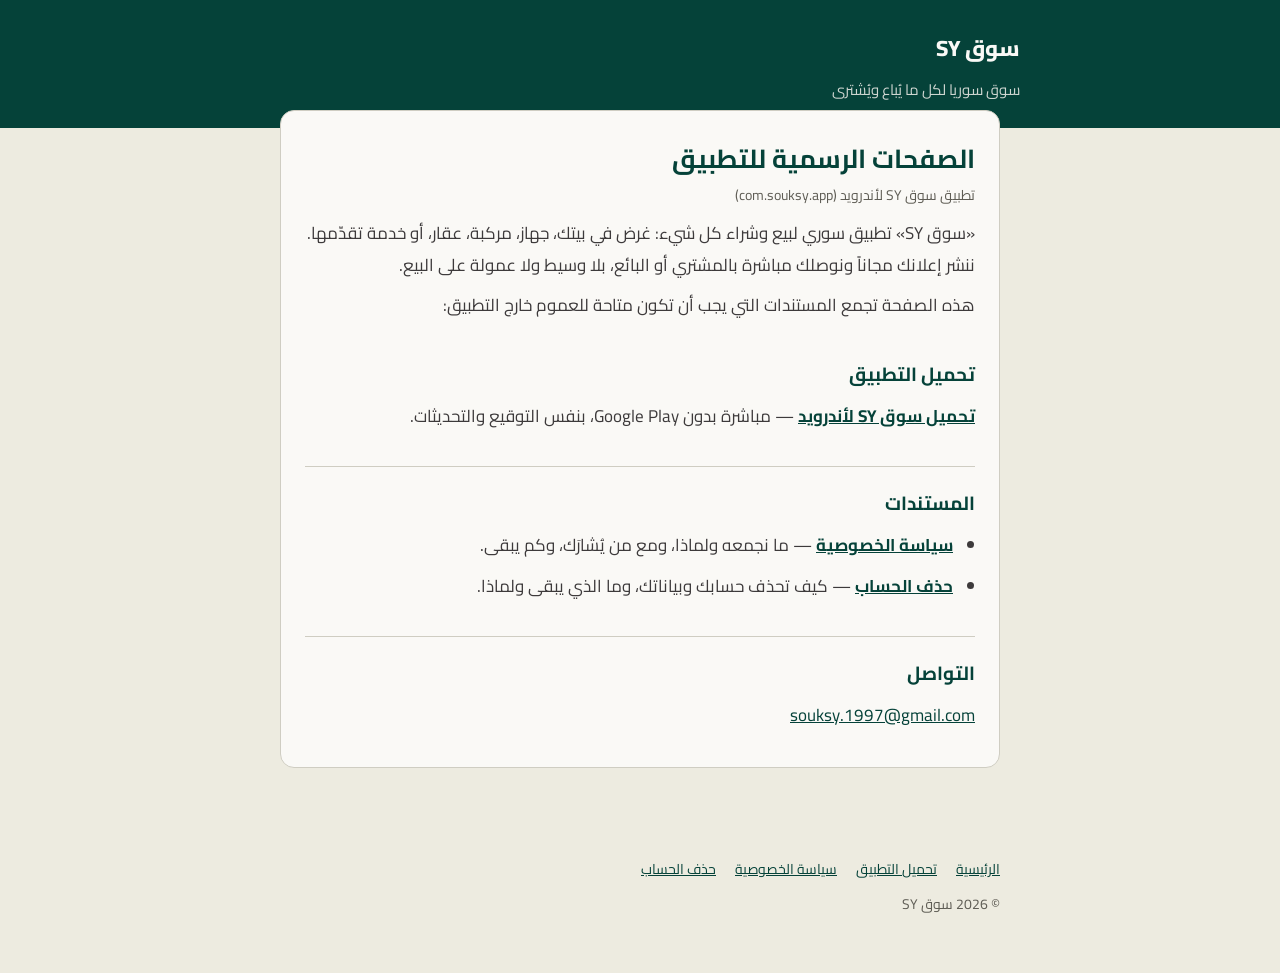
<file: index.html>
<!doctype html>
<html lang="ar" dir="rtl">
<head>
<meta charset="utf-8">
<meta name="viewport" content="width=device-width, initial-scale=1">
<title>سوق SY — الصفحات الرسمية</title>
<meta name="description" content="سوق SY: تطبيق سوري للإعلانات المبوّبة. سياسة الخصوصية، حذف الحساب، والتواصل.">
<link rel="preconnect" href="https://fonts.googleapis.com">
<link rel="preconnect" href="https://fonts.gstatic.com" crossorigin>
<link href="https://fonts.googleapis.com/css2?family=Cairo:wght@400;600;700;800&display=swap" rel="stylesheet">
<link rel="stylesheet" href="style.css">
</head>
<body>
<header class="top">
  <div class="inner">
    <a class="brand" href="index.html">سوق SY</a>
    <p>سوق سوريا لكل ما يُباع ويُشترى</p>
  </div>
</header>

<main>
<div class="card">

<h1>الصفحات الرسمية للتطبيق</h1>
<p class="meta">تطبيق سوق SY لأندرويد (<span class="ltr">com.souksy.app</span>)</p>

<p>«سوق SY» تطبيق سوري لبيع وشراء كل شيء: غرض في بيتك، جهاز، مركبة، عقار، أو خدمة تقدّمها. ننشر إعلانك مجاناً ونوصلك مباشرة بالمشتري أو البائع، بلا وسيط ولا عمولة على البيع.</p>

<p>هذه الصفحة تجمع المستندات التي يجب أن تكون متاحة للعموم خارج التطبيق:</p>

<h2>تحميل التطبيق</h2>
<p><a href="download.html"><strong>تحميل سوق SY لأندرويد</strong></a> — مباشرة بدون Google Play، بنفس التوقيع والتحديثات.</p>

<h2>المستندات</h2>
<ul>
  <li><a href="privacy.html"><strong>سياسة الخصوصية</strong></a> — ما نجمعه ولماذا، ومع من يُشارَك، وكم يبقى.</li>
  <li><a href="delete-account.html"><strong>حذف الحساب</strong></a> — كيف تحذف حسابك وبياناتك، وما الذي يبقى ولماذا.</li>
</ul>

<h2>التواصل</h2>
<p><a href="mailto:souksy.1997@gmail.com" class="ltr">souksy.1997@gmail.com</a></p>

</div>
</main>

<footer>
  <a href="index.html">الرئيسية</a>
  <a href="download.html">تحميل التطبيق</a>
  <a href="privacy.html">سياسة الخصوصية</a>
  <a href="delete-account.html">حذف الحساب</a>
  <p>© 2026 سوق SY</p>
</footer>
</body>
</html>
</file>
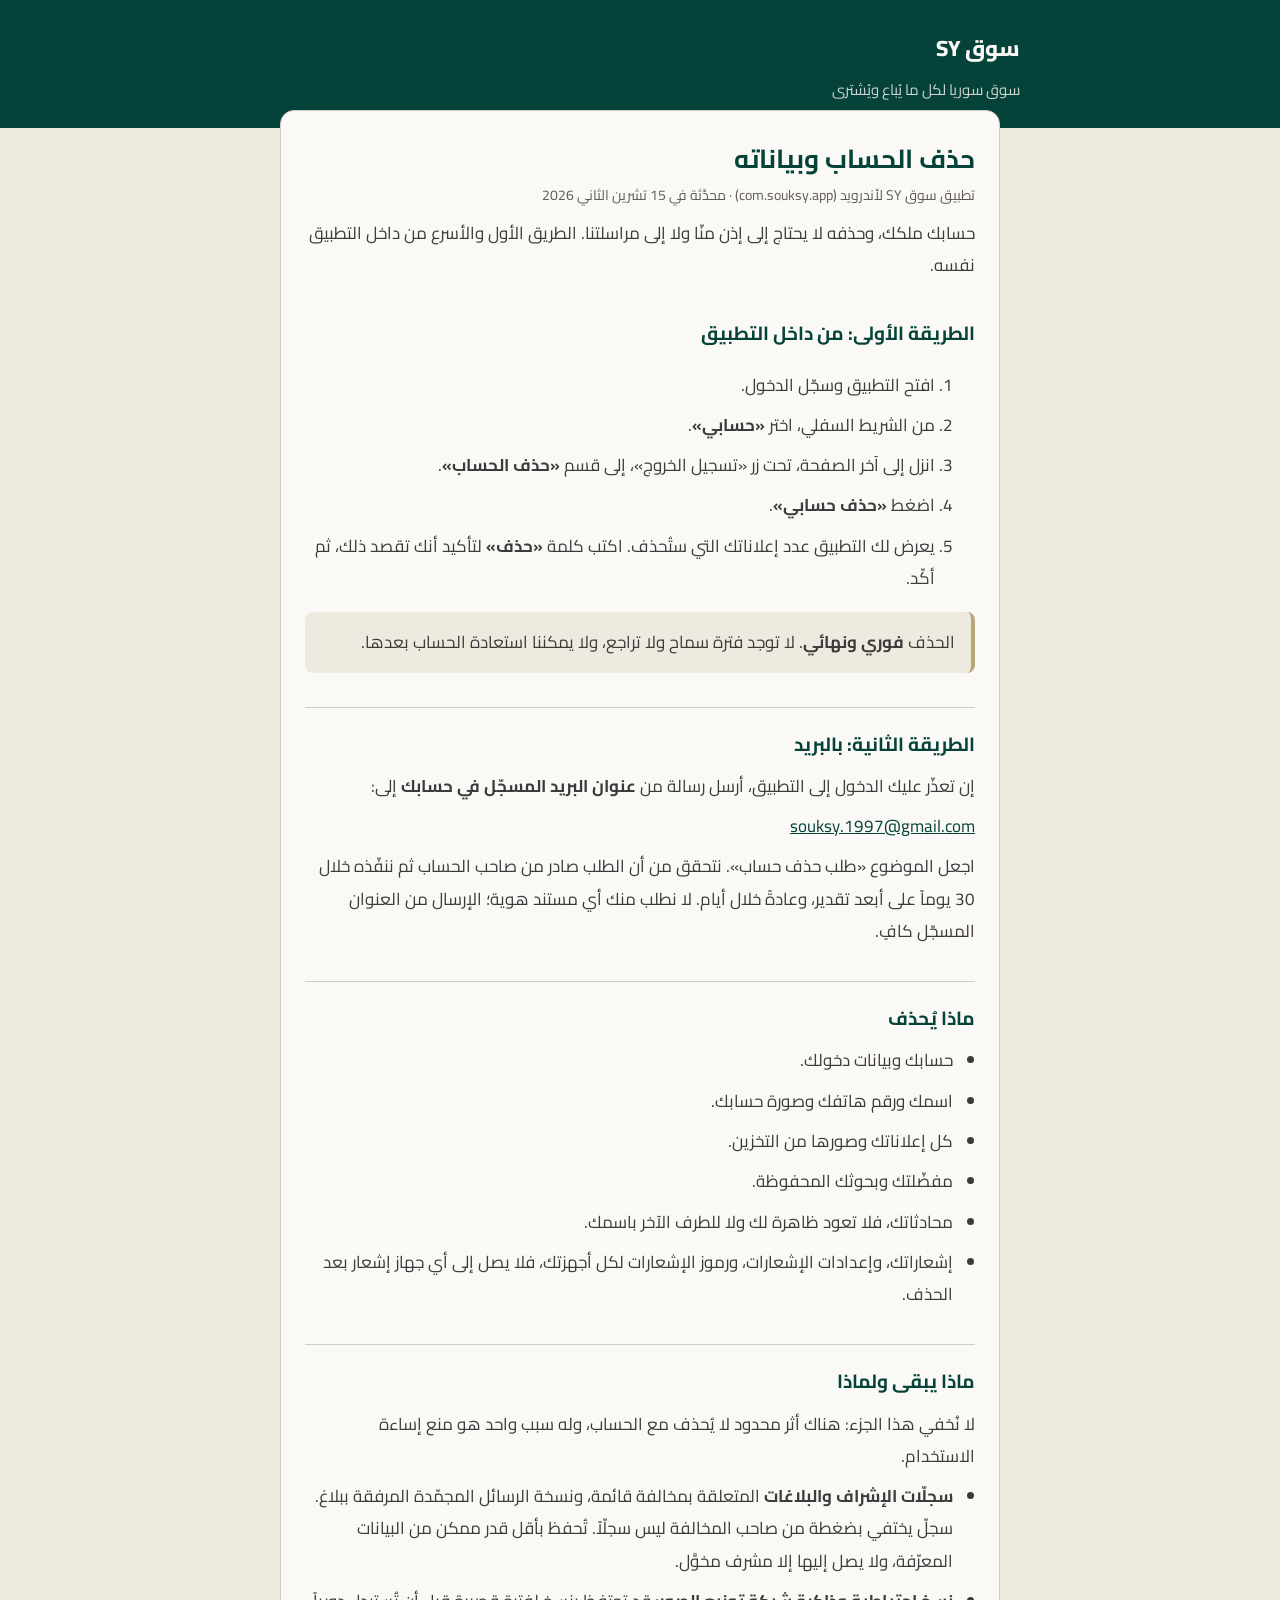
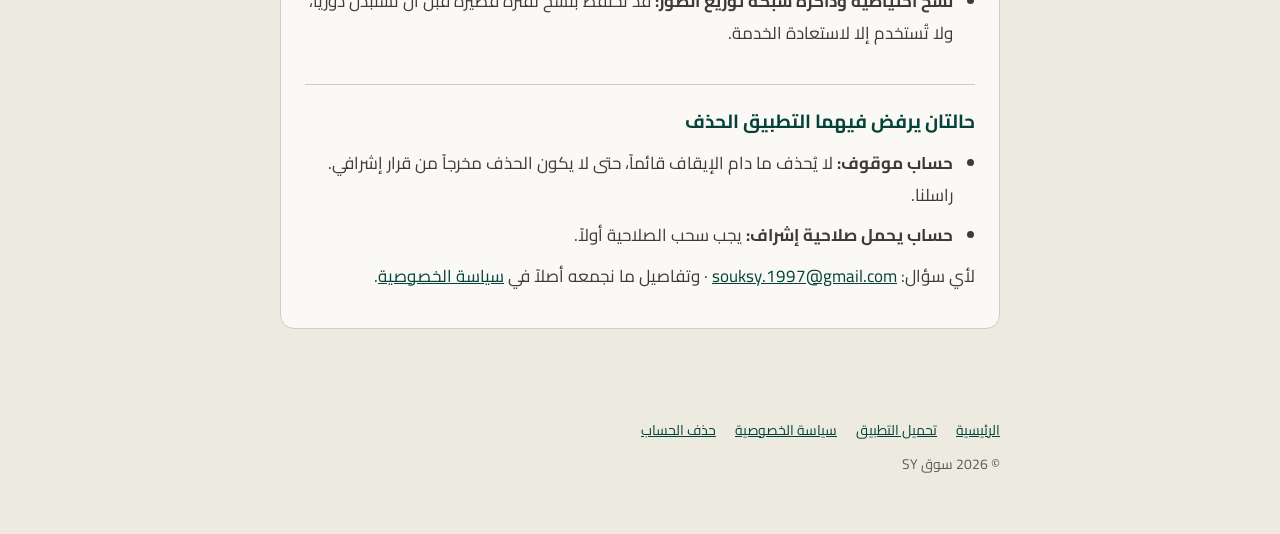
<file: delete-account.html>
<!doctype html>
<html lang="ar" dir="rtl">
<head>
<meta charset="utf-8">
<meta name="viewport" content="width=device-width, initial-scale=1">
<title>حذف الحساب — سوق SY</title>
<meta name="description" content="كيف تحذف حسابك في سوق SY وما الذي يُحذف وما الذي يبقى.">
<link rel="preconnect" href="https://fonts.googleapis.com">
<link rel="preconnect" href="https://fonts.gstatic.com" crossorigin>
<link href="https://fonts.googleapis.com/css2?family=Cairo:wght@400;600;700;800&display=swap" rel="stylesheet">
<link rel="stylesheet" href="style.css">
</head>
<body>
<header class="top">
  <div class="inner">
    <a class="brand" href="index.html">سوق SY</a>
    <p>سوق سوريا لكل ما يُباع ويُشترى</p>
  </div>
</header>

<main>
<div class="card">

<h1>حذف الحساب وبياناته</h1>
<p class="meta">تطبيق سوق SY لأندرويد (<span class="ltr">com.souksy.app</span>) · محدَّثة في 15 تشرين الثاني 2026</p>

<p>حسابك ملكك، وحذفه لا يحتاج إلى إذن منّا ولا إلى مراسلتنا. الطريق الأول والأسرع من داخل التطبيق نفسه.</p>

<h2>الطريقة الأولى: من داخل التطبيق</h2>
<ol>
  <li>افتح التطبيق وسجّل الدخول.</li>
  <li>من الشريط السفلي، اختر <strong>«حسابي»</strong>.</li>
  <li>انزل إلى آخر الصفحة، تحت زر «تسجيل الخروج»، إلى قسم <strong>«حذف الحساب»</strong>.</li>
  <li>اضغط <strong>«حذف حسابي»</strong>.</li>
  <li>يعرض لك التطبيق عدد إعلاناتك التي ستُحذف. اكتب كلمة <strong>«حذف»</strong> لتأكيد أنك تقصد ذلك، ثم أكّد.</li>
</ol>
<div class="note">الحذف <strong>فوري ونهائي</strong>. لا توجد فترة سماح ولا تراجع، ولا يمكننا استعادة الحساب بعدها.</div>

<h2>الطريقة الثانية: بالبريد</h2>
<p>إن تعذّر عليك الدخول إلى التطبيق، أرسل رسالة من <strong>عنوان البريد المسجّل في حسابك</strong> إلى:</p>
<p><a href="mailto:souksy.1997@gmail.com?subject=%D8%B7%D9%84%D8%A8%20%D8%AD%D8%B0%D9%81%20%D8%AD%D8%B3%D8%A7%D8%A8" class="ltr">souksy.1997@gmail.com</a></p>
<p>اجعل الموضوع «طلب حذف حساب». نتحقق من أن الطلب صادر من صاحب الحساب ثم ننفّذه خلال 30 يوماً على أبعد تقدير، وعادةً خلال أيام. لا نطلب منك أي مستند هوية؛ الإرسال من العنوان المسجّل كافٍ.</p>

<h2>ماذا يُحذف</h2>
<ul>
  <li>حسابك وبيانات دخولك.</li>
  <li>اسمك ورقم هاتفك وصورة حسابك.</li>
  <li>كل إعلاناتك وصورها من التخزين.</li>
  <li>مفضّلتك وبحوثك المحفوظة.</li>
  <li>محادثاتك، فلا تعود ظاهرة لك ولا للطرف الآخر باسمك.</li>
  <li>إشعاراتك، وإعدادات الإشعارات، ورموز الإشعارات لكل أجهزتك، فلا يصل إلى أي جهاز إشعار بعد الحذف.</li>
</ul>

<h2>ماذا يبقى ولماذا</h2>
<p>لا نُخفي هذا الجزء: هناك أثر محدود لا يُحذف مع الحساب، وله سبب واحد هو منع إساءة الاستخدام.</p>
<ul>
  <li><strong>سجلّات الإشراف والبلاغات</strong> المتعلقة بمخالفة قائمة، ونسخة الرسائل المجمّدة المرفقة ببلاغ. سجلّ يختفي بضغطة من صاحب المخالفة ليس سجلّاً. تُحفظ بأقل قدر ممكن من البيانات المعرّفة، ولا يصل إليها إلا مشرف مخوَّل.</li>
  <li><strong>نسخ احتياطية وذاكرة شبكة توزيع الصور:</strong> قد تحتفظ بنسخ لفترة قصيرة قبل أن تُستبدل دورياً، ولا تُستخدم إلا لاستعادة الخدمة.</li>
</ul>

<h2>حالتان يرفض فيهما التطبيق الحذف</h2>
<ul>
  <li><strong>حساب موقوف:</strong> لا يُحذف ما دام الإيقاف قائماً، حتى لا يكون الحذف مخرجاً من قرار إشرافي. راسلنا.</li>
  <li><strong>حساب يحمل صلاحية إشراف:</strong> يجب سحب الصلاحية أولاً.</li>
</ul>

<p>لأي سؤال: <a href="mailto:souksy.1997@gmail.com" class="ltr">souksy.1997@gmail.com</a> · وتفاصيل ما نجمعه أصلاً في <a href="privacy.html">سياسة الخصوصية</a>.</p>

</div>
</main>

<footer>
  <a href="index.html">الرئيسية</a>
  <a href="download.html">تحميل التطبيق</a>
  <a href="privacy.html">سياسة الخصوصية</a>
  <a href="delete-account.html">حذف الحساب</a>
  <p>© 2026 سوق SY</p>
</footer>
</body>
</html>
</file>
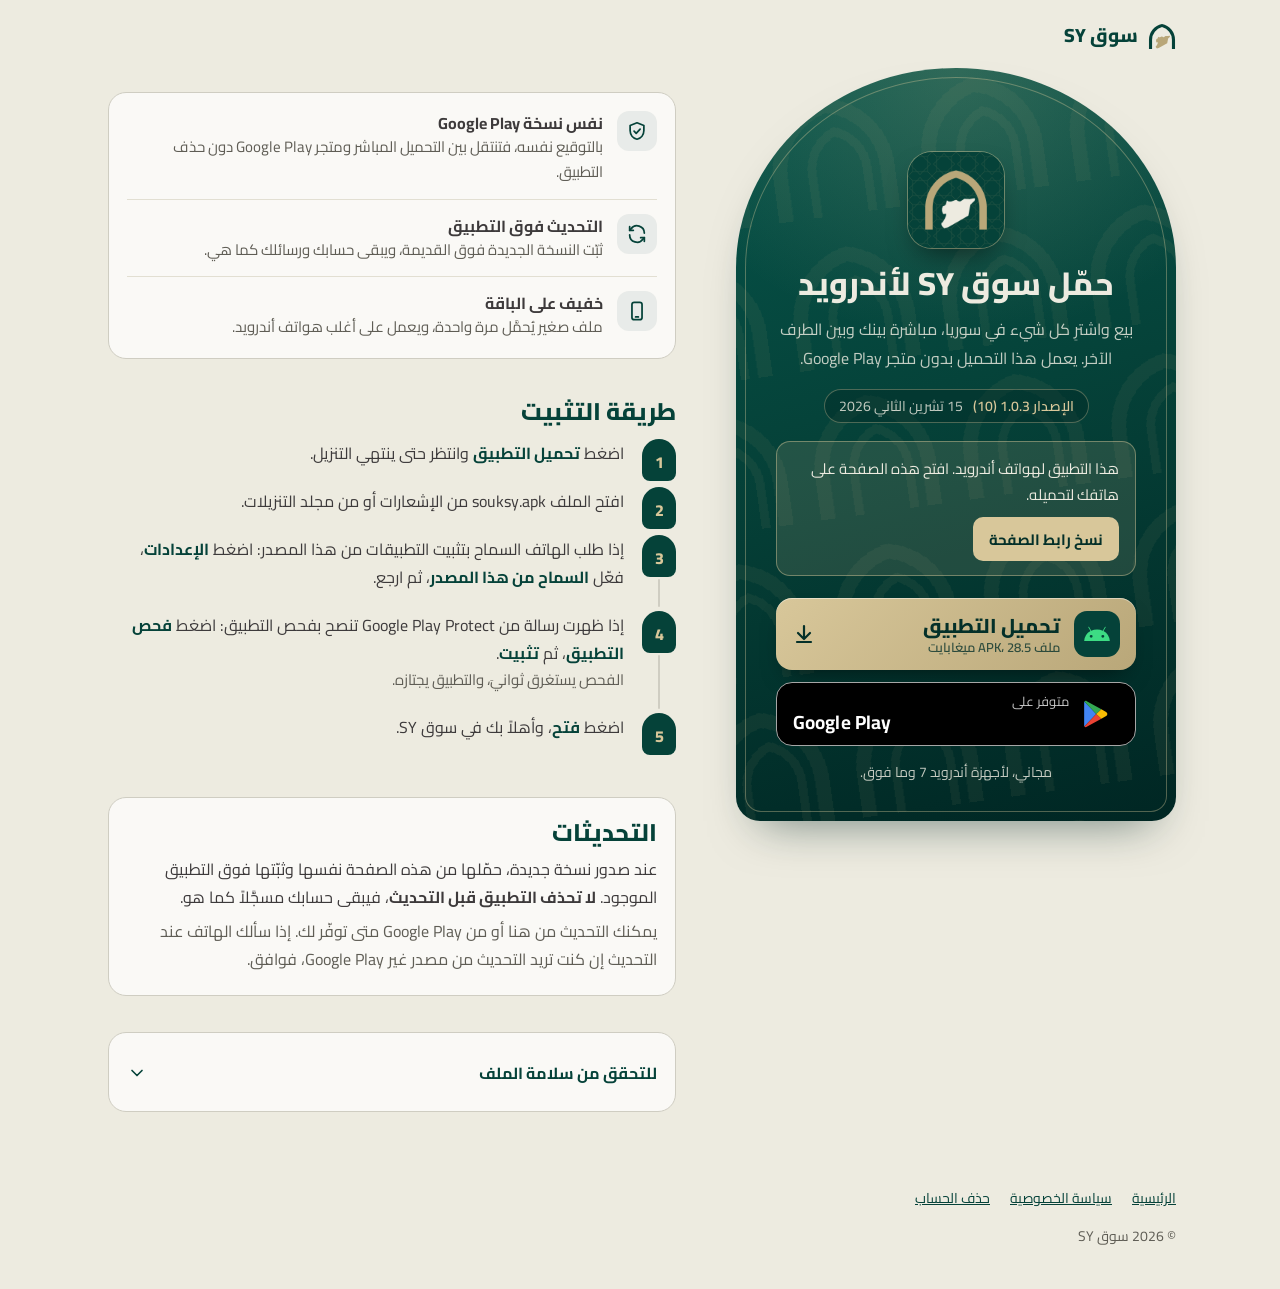
<file: download.html>
<!doctype html>
<html lang="ar" dir="rtl">
<head>
<meta charset="utf-8">
<meta name="viewport" content="width=device-width, initial-scale=1, viewport-fit=cover">
<title>سوق SY — تحميل التطبيق لأندرويد</title>
<meta name="description" content="حمّل تطبيق سوق SY لأندرويد مباشرة، بدون Google Play. نفس التطبيق ونفس التوقيع، والتحديثات تُثبَّت فوق النسخة الموجودة.">
<meta name="theme-color" content="#054239">
<meta property="og:type" content="website">
<meta property="og:title" content="تحميل تطبيق سوق SY لأندرويد">
<meta property="og:description" content="سوق سوريا لكل ما يُباع ويُشترى. تحميل مباشر بدون Google Play.">
<meta property="og:image" content="https://ahmad-diab-1997.github.io/SoukSy-Mobile-Legal/app-icon.png">
<meta property="og:url" content="https://ahmad-diab-1997.github.io/SoukSy-Mobile-Legal/download.html">
<link rel="icon" href="app-icon.png">
<link rel="preconnect" href="https://fonts.googleapis.com">
<link rel="preconnect" href="https://fonts.gstatic.com" crossorigin>
<link href="https://fonts.googleapis.com/css2?family=Cairo:wght@400;600;700;800&display=swap" rel="stylesheet">
<!--
  The link we share on WhatsApp, Telegram and Facebook for people in Syria who
  cannot reach Google Play without a VPN.

  THE BUTTON NEVER CHANGES. It points at GitHub's "latest release" URL with a
  fixed asset name, so it always serves the newest APK without this page being
  edited. release.json only fills in the version line; if it fails to load
  (old browser, flaky network), the button still works.

  THE APK IS PLAY'S OWN. It is the "Signed, universal APK" from the Play
  Console, signed with Play's app signing key: a copy installed from here and a
  copy installed from Play update each other without uninstalling. Never put
  an EAS preview build behind this button — its signature differs, and every
  phone that installs it is stuck until the user uninstalls.

  FACEBOOK'S IN-APP BROWSER often refuses downloads. The page detects it and
  offers to reopen the same URL in Chrome through an intent:// link.

  SELF-CONTAINED on purpose: unlike the legal pages it does not use style.css.
  It is a landing page, not a document, and it is opened cold from a chat on a
  slow connection — one request for the HTML, one for the icon, the font is
  optional (system fallback until it arrives). Colours are the app's tokens
  (src/core/theme/colors.ts, store-assets/shared/tokens.css); the arch is the
  brand mark's own geometry.
-->
<style>
  :root {
    --green: #054239;        /* Colors.primary */
    --green-deep: #002623;   /* Colors.primaryHover */
    --green-lift: #06554b;   /* artwork: light corner of the gradient */
    --gold: #b9a779;         /* Colors.secondary */
    --gold-bright: #d8c79a;  /* artwork: secondary lifted for dark green */
    --ink-on-gold: #043029;  /* artwork: text on gold */
    --cream: #edebe0;        /* Colors.background */
    --sunken: #e2dfd2;       /* Colors.surfaceSunken */
    --surface: #faf9f6;      /* Colors.surface */
    --ink: #3d3a3b;          /* Colors.text */
    --muted: #5f5d55;        /* Colors.textMuted */
    --line: #cfcdc2;         /* Colors.grayMedium */
    --on-green: rgba(237, 235, 224, .82);

    --ease-out: cubic-bezier(.2, .7, .2, 1);
    --fast: 160ms;
    --arch-y: 150px;         /* vertical radius of the hero arch */
  }
  * { box-sizing: border-box; }
  html { -webkit-text-size-adjust: 100%; color-scheme: light; }
  body {
    margin: 0;
    background: var(--cream);
    color: var(--ink);
    font: 400 16px/1.75 "Cairo", "Segoe UI", Tahoma, sans-serif;
    -webkit-font-smoothing: antialiased;
    -webkit-tap-highlight-color: transparent;
  }
  a { color: var(--green); }
  :focus-visible { outline: 3px solid var(--gold); outline-offset: 3px; border-radius: 6px; }
  .ltr { direction: ltr; unicode-bidi: isolate; display: inline-block; }
  [hidden] { display: none !important; }

  /* ---------------------------------------------------------------- bar */
  .bar {
    max-width: 1120px;
    margin: 0 auto;
    padding: 14px 16px 10px;
    padding-top: max(14px, env(safe-area-inset-top));
  }
  .home {
    display: inline-flex;
    align-items: center;
    gap: 10px;
    min-height: 44px;
    color: var(--green);
    font-weight: 800;
    font-size: 19px;
    text-decoration: none;
  }
  .home svg { width: 28px; height: 27px; flex: none; }

  /* --------------------------------------------------------------- page */
  .page {
    max-width: 1120px;
    margin: 0 auto;
    padding: 0 12px 40px;
    display: grid;
    gap: 28px;
  }

  /* --------------------------------------------------------------- hero
     A doorway: the brand mark is an arch, so the hero is one. Everything
     a visitor came for is inside it. */
  .hero {
    position: relative;
    overflow: hidden;
    isolation: isolate;
    text-align: center;
    color: var(--cream);
    padding: 64px 20px 28px;
    border-radius: 50% 50% 24px 24px / var(--arch-y) var(--arch-y) 24px 24px;
    background:
      radial-gradient(120% 60% at 50% 0%, rgba(216, 199, 154, .20), transparent 60%),
      linear-gradient(165deg, var(--green-lift) 0%, var(--green) 45%, var(--green-deep) 100%);
    box-shadow: 0 24px 48px -24px rgba(0, 38, 35, .55);
  }
  /* The arch pattern from the feature graphic. */
  .hero::before {
    content: "";
    position: absolute;
    inset: -20%;
    z-index: -1;
    opacity: .07;
    transform: rotate(-8deg);
    background-size: 150px 150px;
    background-image: url("data:image/svg+xml,%3Csvg xmlns='http://www.w3.org/2000/svg' width='196' height='196'%3E%3Cg transform='translate(3,0.2) scale(1.9)' fill='%23b9a779'%3E%3Cpath d='M8 92V62A52 52 0 0 1 50 10.97A52 52 0 0 1 92 62V92H82V62A42 42 0 0 0 50 21.21A42 42 0 0 0 18 62V92Z'/%3E%3Cpath d='M32 92V62A32 32 0 0 1 54 31.6A32 32 0 0 1 76 62V92H70V62A26 26 0 0 0 54 38A26 26 0 0 0 38 62V92Z'/%3E%3C/g%3E%3C/svg%3E");
  }
  /* The inner band of the arch, as in the mark. */
  .hero::after {
    content: "";
    position: absolute;
    inset: 9px;
    z-index: -1;
    pointer-events: none;
    border: 1px solid rgba(216, 199, 154, .38);
    border-radius: 50% 50% 16px 16px / calc(var(--arch-y) - 9px) calc(var(--arch-y) - 9px) 16px 16px;
  }
  .app-icon {
    display: block;
    width: 84px;
    height: 84px;
    margin: 0 auto 14px;
    border-radius: 22px;
    box-shadow: 0 0 0 1px rgba(216, 199, 154, .45), 0 14px 28px -10px rgba(0, 0, 0, .55);
  }
  .hero h1 {
    margin: 0;
    font-size: 28px;
    line-height: 1.35;
    font-weight: 800;
    text-wrap: balance;
  }
  .lede {
    margin: 10px auto 0;
    max-width: 30em;
    color: var(--on-green);
    font-size: 16px;
    line-height: 1.8;
    text-wrap: pretty;
  }
  .release {
    display: inline-flex;
    flex-wrap: wrap;
    justify-content: center;
    gap: 2px 10px;
    margin: 16px 0 0;
    padding: 4px 14px;
    border: 1px solid rgba(216, 199, 154, .35);
    border-radius: 999px;
    background: rgba(0, 38, 35, .35);
    color: var(--gold-bright);
    font-size: 14px;
    font-weight: 600;
  }
  .release #date { color: var(--on-green); font-weight: 400; }
  .release #date:empty { display: none; }

  /* in-app browser / not-a-phone notices */
  .notice {
    margin: 18px auto 0;
    max-width: 380px;
    padding: 14px 16px;
    border-radius: 14px;
    background: rgba(216, 199, 154, .14);
    border: 1px solid rgba(216, 199, 154, .45);
    color: var(--cream);
    font-size: 15px;
    line-height: 1.7;
    text-align: start;
  }
  .notice .chip {
    display: flex;
    width: fit-content;
    align-items: center;
    min-height: 44px;
    margin-top: 10px;
    padding: 0 16px;
    border-radius: 10px;
    border: 0;
    background: var(--gold-bright);
    color: var(--ink-on-gold);
    font-family: inherit;
    font-size: 15px;
    font-weight: 700;
    line-height: 1;
    text-decoration: none;
    cursor: pointer;
  }

  /* ------------------------------------------------------------ buttons */
  .actions {
    display: grid;
    gap: 12px;
    max-width: 380px;
    margin: 22px auto 0;
  }
  .btn {
    display: flex;
    align-items: center;
    gap: 14px;
    min-height: 64px;
    padding: 10px 16px;
    border-radius: 16px;
    text-decoration: none;
    text-align: start;
    touch-action: manipulation;
    transition: transform var(--fast) var(--ease-out), box-shadow var(--fast) var(--ease-out), background-color var(--fast);
  }
  .btn:active { transform: scale(.98); }
  .btn-tx { display: grid; flex: 1; line-height: 1.3; }
  .btn-tx strong { font-weight: 800; }
  .btn-tx small { font-size: 13px; font-weight: 600; }

  .btn-apk {
    min-height: 72px;
    background: linear-gradient(135deg, var(--gold-bright), var(--gold));
    color: var(--ink-on-gold);
    box-shadow: 0 1px 0 rgba(255, 255, 255, .45) inset, 0 12px 24px -12px rgba(0, 0, 0, .6);
  }
  .btn-apk strong { font-size: 20px; }
  .btn-apk small { color: rgba(4, 48, 41, .78); }
  .btn-apk .badge {
    width: 46px;
    height: 46px;
    flex: none;
    display: grid;
    place-items: center;
    border-radius: 13px;
    background: var(--green);
    color: #3ddc84;          /* Android green, on our green */
  }
  .btn-apk .badge svg { width: 28px; height: 28px; }
  .btn-apk .go {
    position: relative;
    width: 24px;
    height: 24px;
    flex: none;
  }
  .btn-apk .go svg {
    position: absolute;
    inset: 0;
    width: 24px;
    height: 24px;
    transition: opacity 200ms, transform 200ms var(--ease-out);
  }
  .btn-apk .go .i-check { opacity: 0; transform: scale(.6); }
  .btn-apk.is-started .go .i-down { opacity: 0; transform: translateY(6px); }
  .btn-apk.is-started .go .i-check { opacity: 1; transform: none; }

  .btn-play {
    background: #000;
    color: #fff;
    border: 1px solid #a6a6a6;
  }
  .btn-play svg { width: 26px; height: 28px; flex: none; margin-inline-start: 10px; }
  .btn-play small { color: rgba(255, 255, 255, .78); font-weight: 400; }
  .btn-play strong { font-size: 19px; font-weight: 700; letter-spacing: .1px; }

  @media (hover: hover) {
    .btn-apk:hover { transform: translateY(-2px); box-shadow: 0 1px 0 rgba(255, 255, 255, .45) inset, 0 18px 30px -12px rgba(0, 0, 0, .65); }
    .btn-play:hover { transform: translateY(-2px); background: #111; }
    .btn:active { transform: scale(.98); }
  }

  .req {
    margin: 14px 0 0;
    color: var(--on-green);
    font-size: 14px;
  }

  /* ------------------------------------------------------------ content */
  .content { display: grid; gap: 28px; padding: 0 4px; }
  .content h2 {
    margin: 0 0 6px;
    color: var(--green);
    font-size: 21px;
    line-height: 1.4;
    font-weight: 800;
  }
  .content p { margin: 6px 0; }
  .sub { color: var(--muted); }

  /* three facts, not cards: a quiet list */
  .facts {
    list-style: none;
    margin: 0;
    padding: 4px 18px;
    background: var(--surface);
    border: 1px solid var(--line);
    border-radius: 18px;
  }
  .facts li {
    display: flex;
    gap: 14px;
    padding: 14px 0;
    align-items: flex-start;
  }
  .facts li + li { border-top: 1px solid var(--sunken); }
  .facts .ic {
    width: 40px;
    height: 40px;
    flex: none;
    display: grid;
    place-items: center;
    border-radius: 12px;
    background: rgba(5, 66, 57, .07);
    color: var(--green);
  }
  .facts .ic svg { width: 22px; height: 22px; }
  .facts b { display: block; color: var(--ink); font-weight: 700; line-height: 1.5; }
  .facts span { display: block; color: var(--muted); font-size: 15px; line-height: 1.65; }

  /* install steps: a real sequence, so numbered; the number sits in an arch */
  .steps { list-style: none; margin: 10px 0 0; padding: 0; counter-reset: step; }
  .steps li {
    position: relative;
    counter-increment: step;
    padding: 0 52px 20px 0;
    min-height: 44px;
  }
  .steps li::before {
    content: counter(step);
    position: absolute;
    right: 0;
    top: 0;
    width: 34px;
    height: 38px;
    display: grid;
    place-items: center;
    padding-top: 4px;
    border-radius: 50% 50% 8px 8px / 17px 17px 8px 8px;
    background: var(--green);
    color: var(--gold-bright);
    font-weight: 800;
    font-size: 16px;
    font-variant-numeric: tabular-nums;
  }
  .steps li:not(:last-child)::after {
    content: "";
    position: absolute;
    right: 16px;
    top: 44px;
    bottom: 4px;
    width: 2px;
    border-radius: 2px;
    background: var(--line);
  }
  .steps b { color: var(--green); }
  .steps .hint { display: block; color: var(--muted); font-size: 15px; }

  .panel {
    padding: 18px 18px 16px;
    background: var(--surface);
    border: 1px solid var(--line);
    border-radius: 18px;
  }
  .panel strong { color: var(--ink); }

  details summary {
    display: flex;
    align-items: center;
    justify-content: space-between;
    gap: 12px;
    min-height: 44px;
    cursor: pointer;
    list-style: none;
    color: var(--green);
    font-weight: 700;
  }
  details summary::-webkit-details-marker { display: none; }
  details summary svg { width: 20px; height: 20px; flex: none; transition: transform 200ms var(--ease-out); }
  details[open] summary svg { transform: rotate(180deg); }
  details[open] .details-body { animation: reveal 220ms var(--ease-out); }
  .hash-row { display: flex; gap: 8px; align-items: center; margin: 6px 0 10px; }
  .hash {
    flex: 1;
    min-width: 0;
    direction: ltr;
    unicode-bidi: isolate;
    overflow-wrap: anywhere;
    font: 500 13px/1.6 ui-monospace, "SFMono-Regular", Consolas, monospace;
    background: var(--sunken);
    padding: 8px 10px;
    border-radius: 10px;
    color: var(--ink);
  }
  .copy {
    flex: none;
    min-width: 64px;
    min-height: 44px;
    border: 1px solid var(--line);
    border-radius: 10px;
    background: var(--surface);
    color: var(--green);
    font: 700 14px/1 "Cairo", Tahoma, sans-serif;
    cursor: pointer;
    transition: background-color var(--fast), color var(--fast);
  }
  .copy.done { background: var(--green); color: var(--cream); border-color: var(--green); }
  .meta { color: var(--muted); font-size: 14px; margin: 4px 0; }

  /* ------------------------------------------------------------- footer */
  footer {
    max-width: 1120px;
    margin: 0 auto;
    padding: 8px 16px 40px;
    padding-bottom: max(40px, env(safe-area-inset-bottom));
    color: var(--muted);
    font-size: 14px;
  }
  footer nav { display: flex; flex-wrap: wrap; gap: 4px 20px; }
  footer a { display: inline-flex; align-items: center; min-height: 44px; }
  footer p { margin: 4px 0 0; }

  /* ------------------------------------------------------- page entrance
     One orchestrated moment: the doorway settles, then its contents rise in
     reading order. The arrow nudges twice to say "this one". */
  @keyframes settle { from { opacity: 0; transform: translateY(10px) scale(.985); } }
  @keyframes rise { from { opacity: 0; transform: translateY(12px); } }
  @keyframes nudge { 50% { transform: translateY(4px); } }
  @keyframes reveal { from { opacity: 0; transform: translateY(-4px); } }
  .hero { animation: settle 600ms var(--ease-out) both; }
  .hero > * { animation: rise 560ms var(--ease-out) both; }
  .hero > :nth-child(1) { animation-delay: 120ms; }
  .hero > :nth-child(2) { animation-delay: 180ms; }
  .hero > :nth-child(3) { animation-delay: 230ms; }
  .hero > :nth-child(4) { animation-delay: 280ms; }
  .hero > :nth-child(n+5) { animation-delay: 340ms; }
  .btn-apk .go .i-down { animation: nudge 700ms ease-in-out 1100ms 2; }

  @media (prefers-reduced-motion: reduce) {
    *, *::before, *::after {
      animation: none !important;
      transition: none !important;
    }
  }

  /* ----------------------------------------------------------- tablet+ */
  @media (min-width: 600px) {
    .page { padding: 0 24px 56px; max-width: 680px; }
    .bar, footer { max-width: 680px; padding-inline: 24px; }
    :root { --arch-y: 200px; }
    .hero { padding: 84px 40px 36px; }
    .hero h1 { font-size: 32px; }
    .app-icon { width: 96px; height: 96px; border-radius: 24px; }
  }

  /* ---------------------------------------------------------- desktop */
  @media (min-width: 960px) {
    .page, .bar, footer { max-width: 1120px; }
    .page {
      grid-template-columns: 440px 1fr;
      gap: 56px;
      align-items: start;
    }
    .content { padding-top: 24px; gap: 36px; }
    .content h2 { font-size: 24px; }
  }
  /* Keep the buttons in view while reading the steps, only where the whole
     doorway fits on screen. */
  @media (min-width: 960px) and (min-height: 860px) {
    .hero { position: sticky; top: 20px; }
  }
</style>
</head>
<body>

<header class="bar">
  <a class="home" href="index.html">
    <svg viewBox="5 7.97 90 87.03" aria-hidden="true"><path d="M8 92V62A52 52 0 0 1 50 10.97A52 52 0 0 1 92 62V92H82V62A42 42 0 0 0 50 21.21A42 42 0 0 0 18 62V92Z" fill="#054239"/><g fill="#b9a779" transform="translate(30.01,49.02) scale(0.41818)"><path d="M110 3L108 9L95 21L88 57L22 95L9 98L2 91L0 87L0 81L4 79L11 67L15 58L16 51L6 52L2 42L2 34L5 26L11 24L15 20L18 7L24 11L32 11L45 6L50 6L54 9L61 11L75 2L92 3L108 0Z"/></g></svg>
    سوق SY
  </a>
</header>

<main class="page">

  <section class="hero" aria-labelledby="title">
    <img class="app-icon" src="app-icon.png" alt="" width="84" height="84">
    <h1 id="title">حمّل سوق SY لأندرويد</h1>
    <p class="lede">بيع واشترِ كل شيء في سوريا، مباشرة بينك وبين الطرف الآخر. يعمل هذا التحميل بدون متجر Google Play.</p>
    <p class="release"><span id="version">أحدث إصدار</span><span id="date"></span></p>

    <div class="notice" id="inapp" hidden>
      يبدو أنك تفتح الصفحة من داخل فيسبوك، وقد يمنع التحميل.
      <a class="chip" id="open-chrome" href="#">افتح الصفحة في Chrome</a>
    </div>

    <div class="notice" id="elsewhere" hidden>
      هذا التطبيق لهواتف أندرويد. افتح هذه الصفحة على هاتفك لتحميله.
      <button type="button" class="chip" id="copy-link">نسخ رابط الصفحة</button>
    </div>

    <div class="actions">
      <a class="btn btn-apk" id="download" href="https://github.com/Ahmad-Diab-1997/SoukSy-Mobile-Legal/releases/latest/download/souksy.apk">
        <span class="badge" aria-hidden="true">
          <svg viewBox="0 0 24 24" fill="currentColor"><path d="M17.6 9.48l1.84-3.18a.38.38 0 0 0-.66-.38l-1.86 3.22A11.4 11.4 0 0 0 12 8.12c-1.78 0-3.46.38-4.92 1.02L5.22 5.92a.38.38 0 0 0-.66.38L6.4 9.48A10.8 10.8 0 0 0 1 18h22a10.8 10.8 0 0 0-5.4-8.52zM7 15.25a1.25 1.25 0 1 1 0-2.5 1.25 1.25 0 0 1 0 2.5zm10 0a1.25 1.25 0 1 1 0-2.5 1.25 1.25 0 0 1 0 2.5z"/></svg>
        </span>
        <span class="btn-tx">
          <strong id="apk-label">تحميل التطبيق</strong>
          <small id="size">ملف APK لأندرويد</small>
        </span>
        <span class="go" aria-hidden="true">
          <svg class="i-down" viewBox="0 0 24 24" fill="none" stroke="currentColor" stroke-width="2.2" stroke-linecap="round" stroke-linejoin="round"><path d="M12 4v12M6 11l6 6 6-6M5 20h14"/></svg>
          <svg class="i-check" viewBox="0 0 24 24" fill="none" stroke="currentColor" stroke-width="2.4" stroke-linecap="round" stroke-linejoin="round"><path d="M5 12.5l4.5 4.5L19 7.5"/></svg>
        </span>
      </a>

      <a class="btn btn-play" href="https://play.google.com/store/apps/details?id=com.souksy.app">
        <svg viewBox="0 0 24 26" aria-hidden="true">
          <path d="M1.2 1.4 12.2 13 1.2 24.6c-.15-.3-.2-.65-.2-1V2.4c0-.35.05-.7.2-1z" fill="#4285f4"/>
          <path d="M1.2 1.4c.5-.6 1.4-.8 2.2-.35L17 8.6 12.2 13z" fill="#34a853"/>
          <path d="M12.2 13 1.2 24.6c.5.6 1.4.8 2.2.35L17 17.4z" fill="#ea4335"/>
          <path d="M17 8.6l4.4 2.5c1.5.85 1.5 3 0 3.8L17 17.4 12.2 13z" fill="#fbbc04"/>
        </svg>
        <span class="btn-tx">
          <small>متوفر على</small>
          <strong class="ltr" lang="en">Google Play</strong>
        </span>
      </a>
    </div>

    <p class="req">مجاني، لأجهزة أندرويد 7 وما فوق.</p>
  </section>

  <div class="content">

    <ul class="facts">
      <li>
        <span class="ic" aria-hidden="true"><svg viewBox="0 0 24 24" fill="none" stroke="currentColor" stroke-width="1.9" stroke-linecap="round" stroke-linejoin="round"><path d="M12 3 4.5 6v5.5c0 4.6 3.2 8.4 7.5 9.5 4.3-1.1 7.5-4.9 7.5-9.5V6z"/><path d="m8.8 12.2 2.3 2.3 4.3-4.6"/></svg></span>
        <div><b>نفس نسخة Google Play</b><span>بالتوقيع نفسه، فتنتقل بين التحميل المباشر ومتجر Google Play دون حذف التطبيق.</span></div>
      </li>
      <li>
        <span class="ic" aria-hidden="true"><svg viewBox="0 0 24 24" fill="none" stroke="currentColor" stroke-width="1.9" stroke-linecap="round" stroke-linejoin="round"><path d="M20 11a8 8 0 0 0-14.6-4.5L4 8"/><path d="M4 4v4h4"/><path d="M4 13a8 8 0 0 0 14.6 4.5L20 16"/><path d="M20 20v-4h-4"/></svg></span>
        <div><b>التحديث فوق التطبيق</b><span>ثبّت النسخة الجديدة فوق القديمة، ويبقى حسابك ورسائلك كما هي.</span></div>
      </li>
      <li>
        <span class="ic" aria-hidden="true"><svg viewBox="0 0 24 24" fill="none" stroke="currentColor" stroke-width="1.9" stroke-linecap="round" stroke-linejoin="round"><rect x="6.5" y="2.5" width="11" height="19" rx="2.5"/><path d="M10.5 18.5h3"/></svg></span>
        <div><b>خفيف على الباقة</b><span>ملف صغير يُحمَّل مرة واحدة، ويعمل على أغلب هواتف أندرويد.</span></div>
      </li>
    </ul>

    <section aria-labelledby="how">
      <h2 id="how">طريقة التثبيت</h2>
      <ol class="steps">
        <li>اضغط <b>تحميل التطبيق</b> وانتظر حتى ينتهي التنزيل.</li>
        <li>افتح الملف <span class="ltr">souksy.apk</span> من الإشعارات أو من مجلد التنزيلات.</li>
        <li>إذا طلب الهاتف السماح بتثبيت التطبيقات من هذا المصدر: اضغط <b>الإعدادات</b>، فعّل <b>السماح من هذا المصدر</b>، ثم ارجع.</li>
        <li>إذا ظهرت رسالة من Google Play Protect تنصح بفحص التطبيق: اضغط <b>فحص التطبيق</b>، ثم <b>تثبيت</b>.
          <span class="hint">الفحص يستغرق ثوانيَ، والتطبيق يجتازه.</span></li>
        <li>اضغط <b>فتح</b>، وأهلاً بك في سوق SY.</li>
      </ol>
    </section>

    <section class="panel" aria-labelledby="updates">
      <h2 id="updates">التحديثات</h2>
      <p>عند صدور نسخة جديدة، حمّلها من هذه الصفحة نفسها وثبّتها فوق التطبيق الموجود. <strong>لا تحذف التطبيق قبل التحديث</strong>، فيبقى حسابك مسجَّلاً كما هو.</p>
      <p class="sub">يمكنك التحديث من هنا أو من Google Play متى توفّر لك. إذا سألك الهاتف عند التحديث إن كنت تريد التحديث من مصدر غير Google Play، فوافق.</p>
    </section>

    <details class="panel">
      <summary>
        للتحقق من سلامة الملف
        <svg viewBox="0 0 24 24" fill="none" stroke="currentColor" stroke-width="2" stroke-linecap="round" stroke-linejoin="round" aria-hidden="true"><path d="m6 9 6 6 6-6"/></svg>
      </summary>
      <div class="details-body">
        <p class="meta">بصمة SHA-256 للملف:</p>
        <div class="hash-row">
          <code class="hash" id="sha256">—</code>
          <button type="button" class="copy" id="copy-sha">نسخ</button>
        </div>
        <p class="meta">اسم الحزمة: <span class="ltr">com.souksy.app</span></p>
      </div>
    </details>

  </div>
</main>

<footer>
  <nav aria-label="روابط الموقع">
    <a href="index.html">الرئيسية</a>
    <a href="privacy.html">سياسة الخصوصية</a>
    <a href="delete-account.html">حذف الحساب</a>
  </nav>
  <p>© 2026 سوق SY</p>
</footer>

<script>
  (function () {
    var ua = navigator.userAgent || "";
    var android = /android/i.test(ua);

    // Facebook / Messenger / Instagram in-app browsers: offer Chrome.
    if (android && /FBAN|FBAV|FB_IAB|FB4A|Instagram/i.test(ua)) {
      var here = location.href.replace(/^https?:\/\//, "");
      document.getElementById("open-chrome").href =
        "intent://" + here + "#Intent;scheme=https;package=com.android.chrome;end";
      document.getElementById("inapp").hidden = false;
    }

    // Desktop or iPhone: the APK is useless here; say where it works.
    if (!android) document.getElementById("elsewhere").hidden = false;

    function copy(text, button, doneLabel) {
      var label = button.textContent;
      function done() {
        button.textContent = doneLabel;
        button.classList.add("done");
        setTimeout(function () { button.textContent = label; button.classList.remove("done"); }, 1800);
      }
      if (navigator.clipboard && window.isSecureContext) {
        navigator.clipboard.writeText(text).then(done, function () {});
      }
    }
    document.getElementById("copy-link").addEventListener("click", function () {
      copy(location.href.split("#")[0], this, "تم نسخ الرابط");
    });
    document.getElementById("copy-sha").addEventListener("click", function () {
      var sha = document.getElementById("sha256").textContent;
      if (/^[0-9a-f]{64}$/.test(sha)) copy(sha, this, "تم");
    });

    // The download itself is the link; this only tells people where the file
    // went. No preventDefault: the browser handles the download as before.
    var btn = document.getElementById("download");
    btn.addEventListener("click", function () {
      var label = document.getElementById("apk-label");
      var size = document.getElementById("size");
      var was = [label.textContent, size.textContent];
      btn.classList.add("is-started");
      label.textContent = "بدأ التنزيل";
      size.textContent = "افتح الملف من الإشعارات عند انتهائه";
      setTimeout(function () {
        btn.classList.remove("is-started");
        label.textContent = was[0];
        size.textContent = was[1];
      }, 8000);
    });

    // Version line. The button does not depend on this.
    if (!window.fetch) return;
    fetch("release.json", { cache: "no-cache" })
      .then(function (r) { return r.ok ? r.json() : null; })
      .then(function (rel) {
        if (!rel) return;
        document.getElementById("version").textContent =
          "الإصدار " + rel.versionName + " (" + rel.versionCode + ")";
        // Syrian month names, Latin digits: "14 تشرين الثاني 2026". Where Intl
        // cannot do that, the ISO date is wrapped in U+2066/U+2069 so RTL does
        // not flip it to 14-11-2026.
        var date = "⁦" + rel.date + "⁩";
        try {
          var nice = new Date(rel.date + "T00:00:00Z").toLocaleDateString("ar-SY-u-nu-latn",
            { day: "numeric", month: "long", year: "numeric", timeZone: "UTC" });
          if (/[؀-ۿ]/.test(nice)) date = nice;
        } catch (e) {}
        document.getElementById("date").textContent = date;
        if (rel.sizeBytes) {
          document.getElementById("size").textContent =
            "ملف APK، " + (rel.sizeBytes / 1048576).toFixed(1) + " ميغابايت";
        }
        if (rel.sha256) document.getElementById("sha256").textContent = rel.sha256;
      })
      .catch(function () {});
  })();
</script>
</body>
</html>
</file>
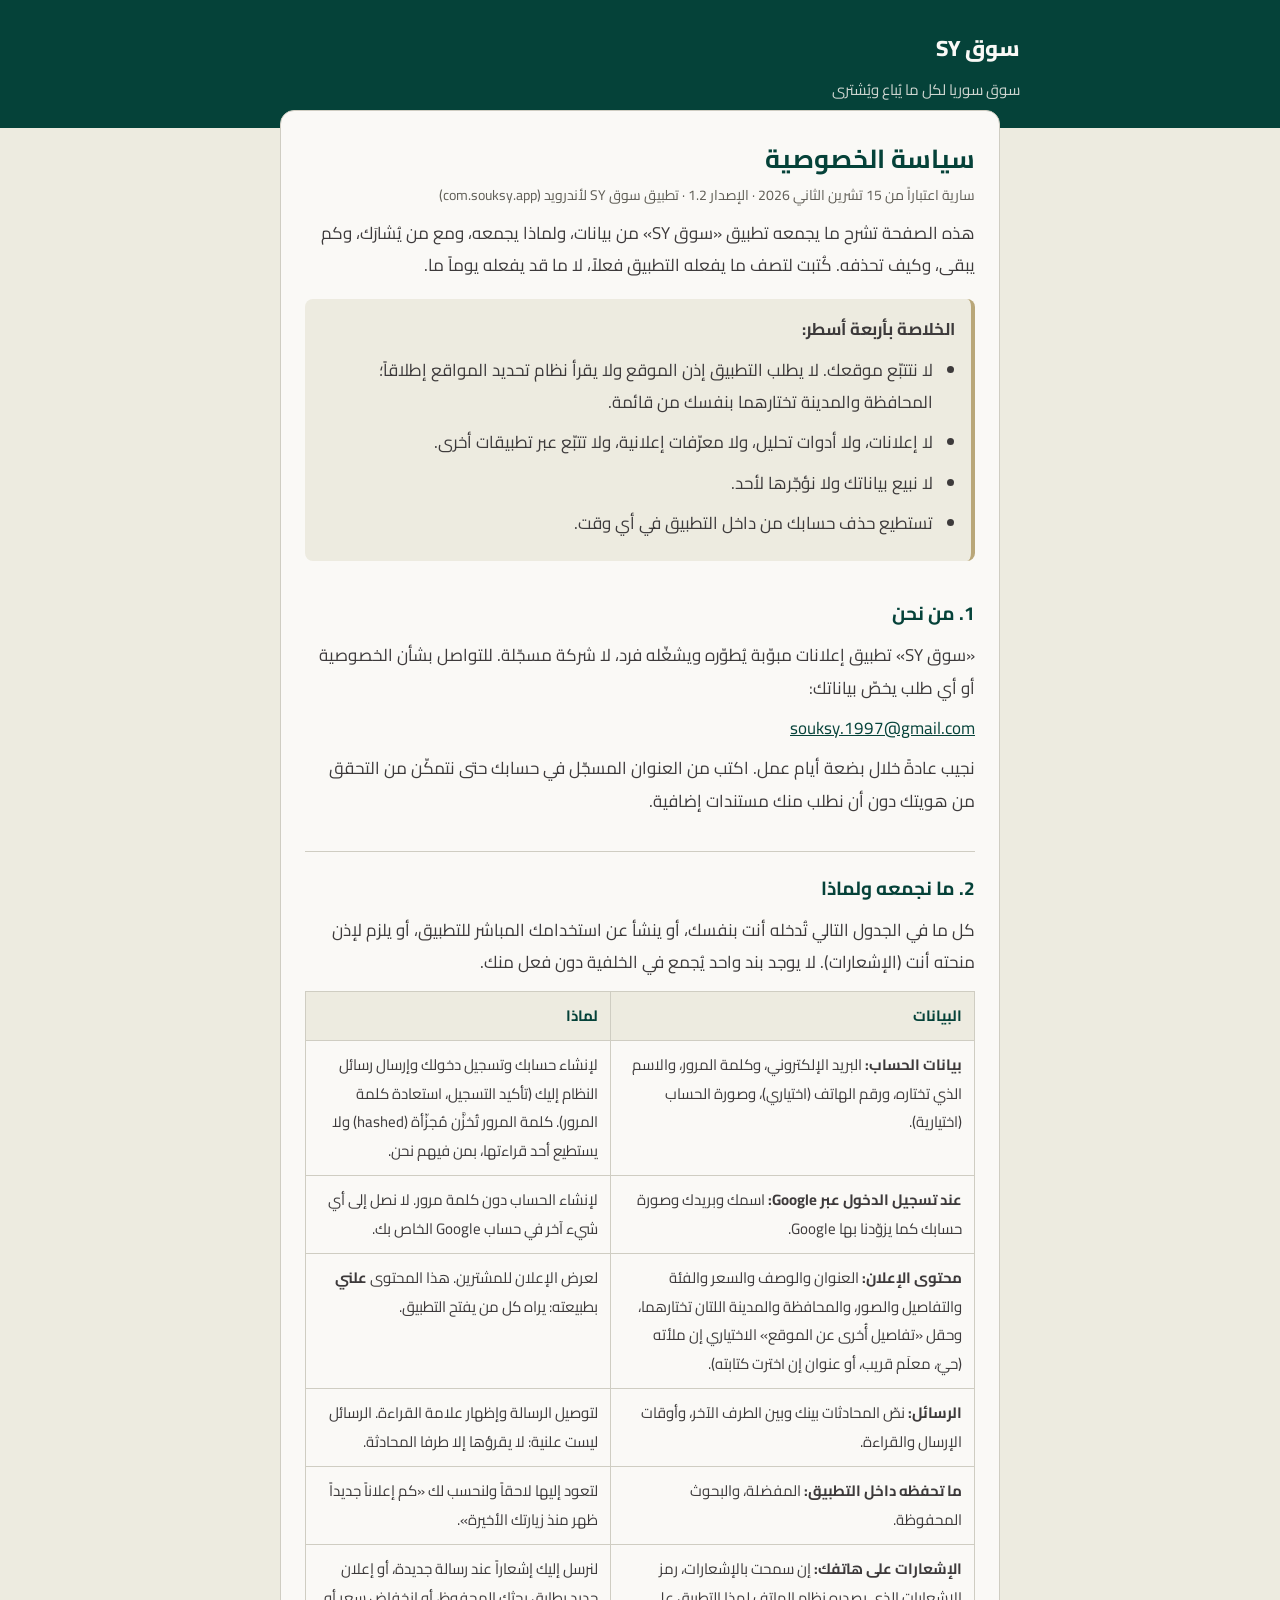
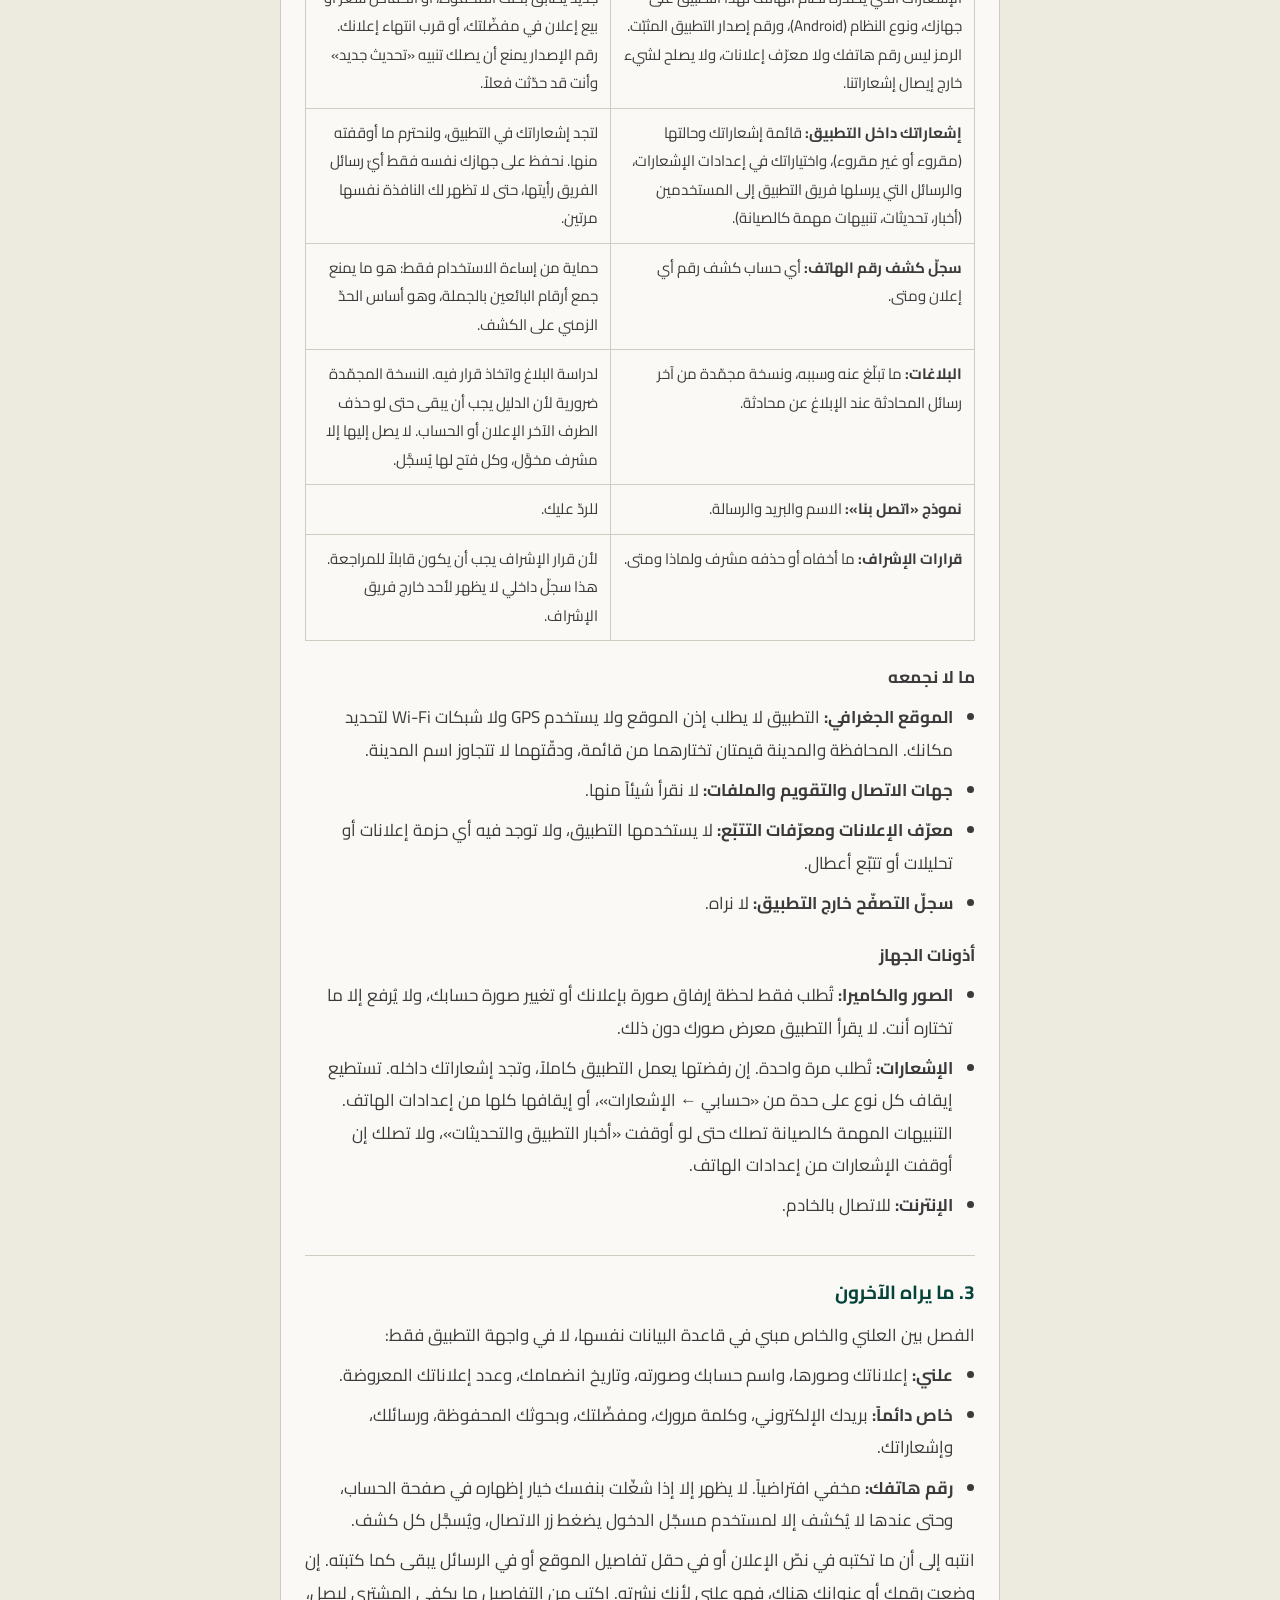
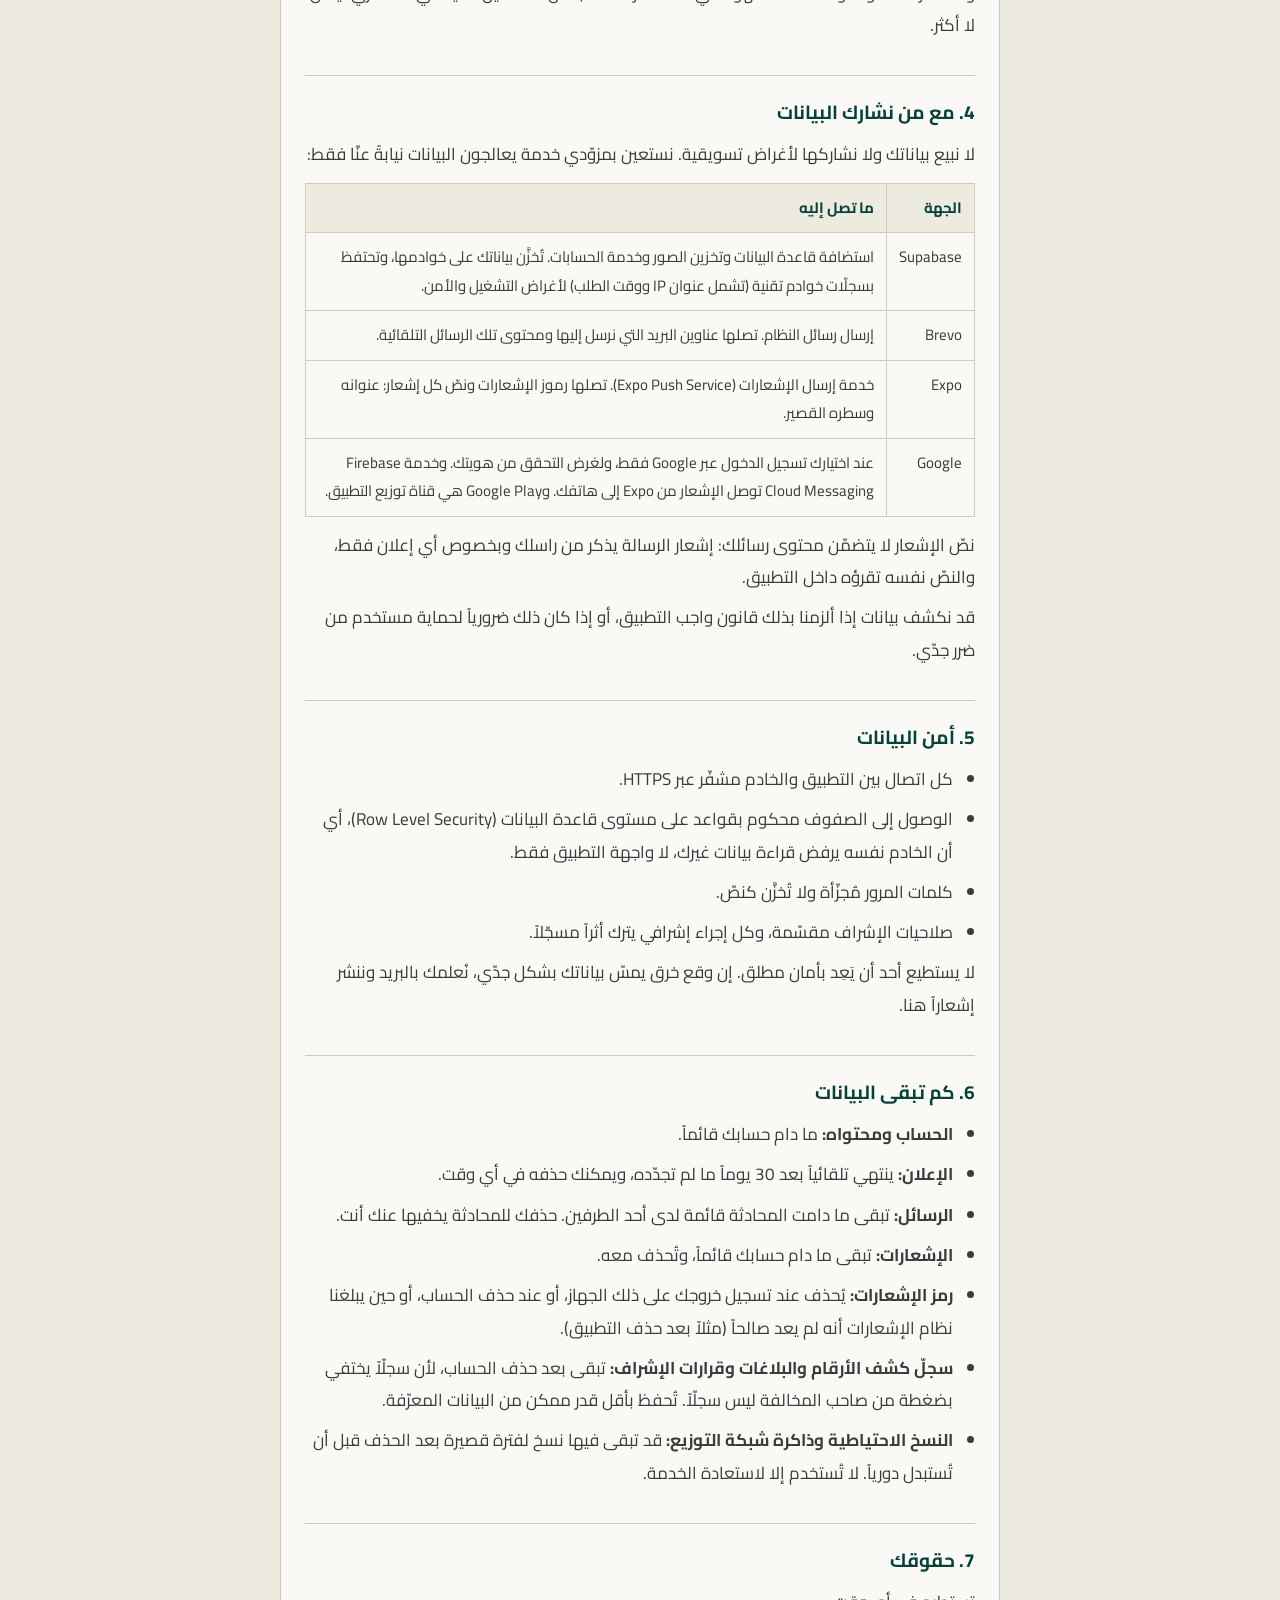
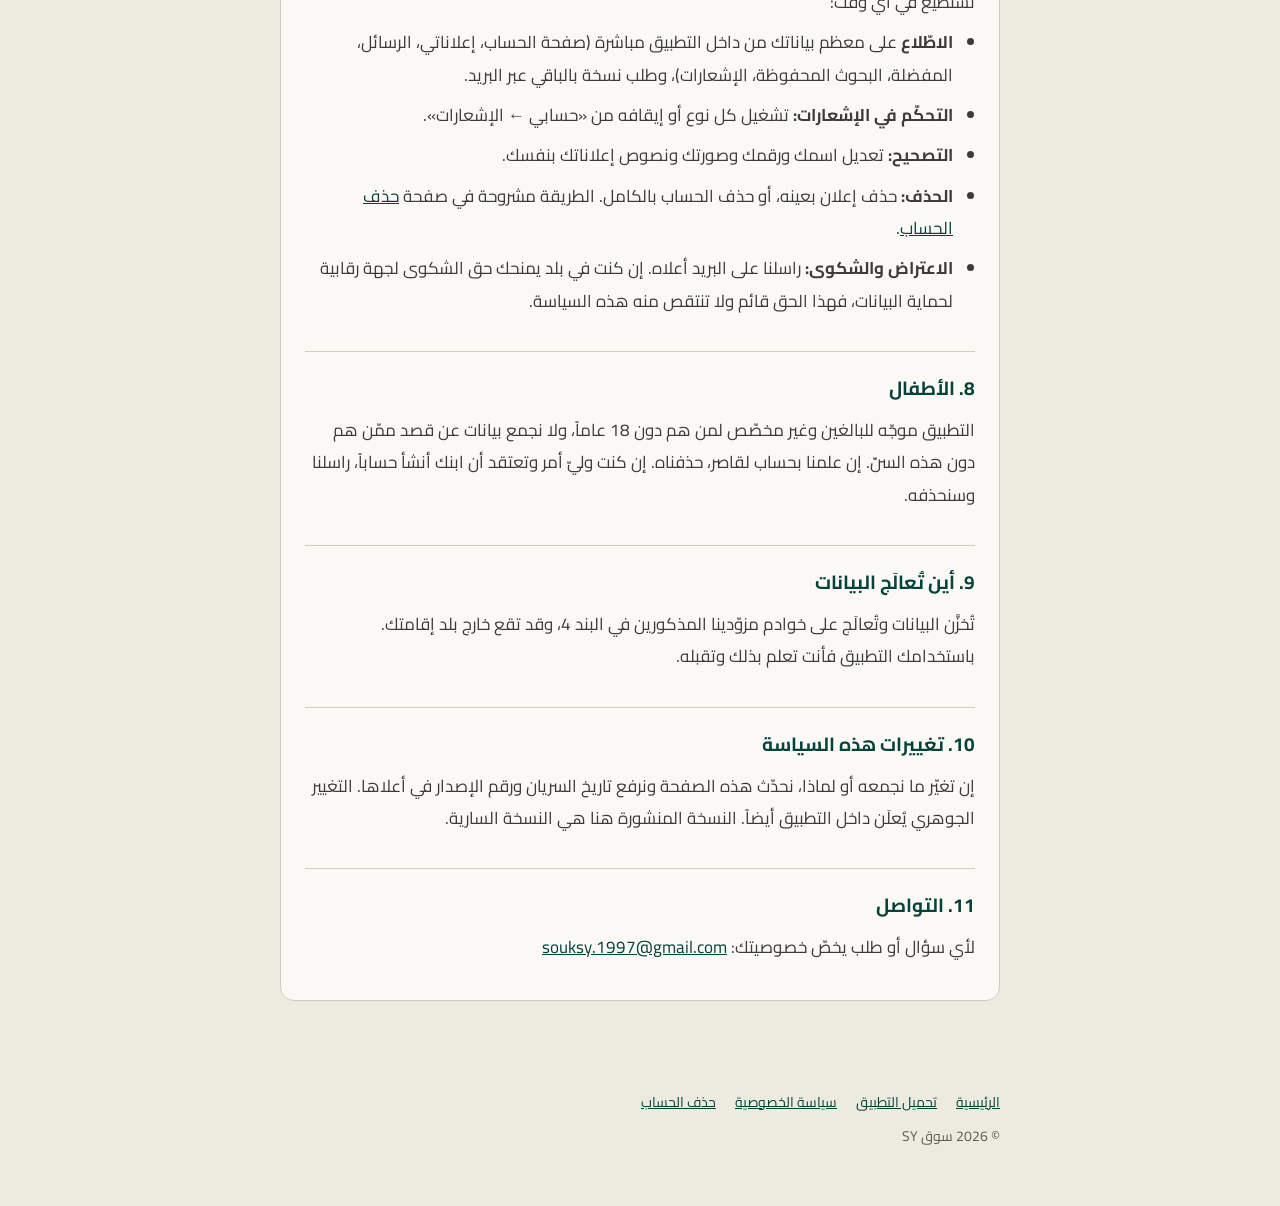
<file: privacy.html>
<!doctype html>
<html lang="ar" dir="rtl">
<head>
<meta charset="utf-8">
<meta name="viewport" content="width=device-width, initial-scale=1">
<title>سياسة الخصوصية — سوق SY</title>
<meta name="description" content="ما تجمعه سوق SY من بيانات، ولماذا، ومع من تُشارَك، وكيف تُحذف.">
<link rel="preconnect" href="https://fonts.googleapis.com">
<link rel="preconnect" href="https://fonts.gstatic.com" crossorigin>
<link href="https://fonts.googleapis.com/css2?family=Cairo:wght@400;600;700;800&display=swap" rel="stylesheet">
<link rel="stylesheet" href="style.css">
</head>
<body>
<header class="top">
  <div class="inner">
    <a class="brand" href="index.html">سوق SY</a>
    <p>سوق سوريا لكل ما يُباع ويُشترى</p>
  </div>
</header>

<main>
<div class="card">

<h1>سياسة الخصوصية</h1>
<p class="meta">سارية اعتباراً من 15 تشرين الثاني 2026 · الإصدار 1.2 · تطبيق سوق SY لأندرويد (<span class="ltr">com.souksy.app</span>)</p>

<p>هذه الصفحة تشرح ما يجمعه تطبيق «سوق SY» من بيانات، ولماذا يجمعه، ومع من يُشارَك، وكم يبقى، وكيف تحذفه. كُتبت لتصف ما يفعله التطبيق فعلاً، لا ما قد يفعله يوماً ما.</p>

<div class="note">
  <strong>الخلاصة بأربعة أسطر:</strong>
  <ul>
    <li>لا نتتبّع موقعك. لا يطلب التطبيق إذن الموقع ولا يقرأ نظام تحديد المواقع إطلاقاً؛ المحافظة والمدينة تختارهما بنفسك من قائمة.</li>
    <li>لا إعلانات، ولا أدوات تحليل، ولا معرّفات إعلانية، ولا تتبّع عبر تطبيقات أخرى.</li>
    <li>لا نبيع بياناتك ولا نؤجّرها لأحد.</li>
    <li>تستطيع حذف حسابك من داخل التطبيق في أي وقت.</li>
  </ul>
</div>

<h2>1. من نحن</h2>
<p>«سوق SY» تطبيق إعلانات مبوّبة يُطوّره ويشغّله فرد، لا شركة مسجّلة. للتواصل بشأن الخصوصية أو أي طلب يخصّ بياناتك:</p>
<p><a href="mailto:souksy.1997@gmail.com" class="ltr">souksy.1997@gmail.com</a></p>
<p>نجيب عادةً خلال بضعة أيام عمل. اكتب من العنوان المسجّل في حسابك حتى نتمكّن من التحقق من هويتك دون أن نطلب منك مستندات إضافية.</p>

<h2>2. ما نجمعه ولماذا</h2>
<p>كل ما في الجدول التالي تُدخله أنت بنفسك، أو ينشأ عن استخدامك المباشر للتطبيق، أو يلزم لإذن منحته أنت (الإشعارات). لا يوجد بند واحد يُجمع في الخلفية دون فعل منك.</p>

<table>
  <tr><th>البيانات</th><th>لماذا</th></tr>
  <tr>
    <td><strong>بيانات الحساب:</strong> البريد الإلكتروني، وكلمة المرور، والاسم الذي تختاره، ورقم الهاتف (اختياري)، وصورة الحساب (اختيارية).</td>
    <td>لإنشاء حسابك وتسجيل دخولك وإرسال رسائل النظام إليك (تأكيد التسجيل، استعادة كلمة المرور). كلمة المرور تُخزَّن مُجزّأة (hashed) ولا يستطيع أحد قراءتها، بمن فيهم نحن.</td>
  </tr>
  <tr>
    <td><strong>عند تسجيل الدخول عبر Google:</strong> اسمك وبريدك وصورة حسابك كما يزوّدنا بها Google.</td>
    <td>لإنشاء الحساب دون كلمة مرور. لا نصل إلى أي شيء آخر في حساب Google الخاص بك.</td>
  </tr>
  <tr>
    <td><strong>محتوى الإعلان:</strong> العنوان والوصف والسعر والفئة والتفاصيل والصور، والمحافظة والمدينة اللتان تختارهما، وحقل «تفاصيل أُخرى عن الموقع» الاختياري إن ملأته (حيّ، معلَم قريب، أو عنوان إن اخترت كتابته).</td>
    <td>لعرض الإعلان للمشترين. هذا المحتوى <strong>علني</strong> بطبيعته: يراه كل من يفتح التطبيق.</td>
  </tr>
  <tr>
    <td><strong>الرسائل:</strong> نصّ المحادثات بينك وبين الطرف الآخر، وأوقات الإرسال والقراءة.</td>
    <td>لتوصيل الرسالة وإظهار علامة القراءة. الرسائل ليست علنية: لا يقرؤها إلا طرفا المحادثة.</td>
  </tr>
  <tr>
    <td><strong>ما تحفظه داخل التطبيق:</strong> المفضلة، والبحوث المحفوظة.</td>
    <td>لتعود إليها لاحقاً ولنحسب لك «كم إعلاناً جديداً ظهر منذ زيارتك الأخيرة».</td>
  </tr>
  <tr>
    <td><strong>الإشعارات على هاتفك:</strong> إن سمحت بالإشعارات، رمز الإشعارات الذي يصدره نظام الهاتف لهذا التطبيق على جهازك، ونوع النظام (Android)، ورقم إصدار التطبيق المثبّت. الرمز ليس رقم هاتفك ولا معرّف إعلانات، ولا يصلح لشيء خارج إيصال إشعاراتنا.</td>
    <td>لنرسل إليك إشعاراً عند رسالة جديدة، أو إعلان جديد يطابق بحثك المحفوظ، أو انخفاض سعر أو بيع إعلان في مفضّلتك، أو قرب انتهاء إعلانك. رقم الإصدار يمنع أن يصلك تنبيه «تحديث جديد» وأنت قد حدّثت فعلاً.</td>
  </tr>
  <tr>
    <td><strong>إشعاراتك داخل التطبيق:</strong> قائمة إشعاراتك وحالتها (مقروء أو غير مقروء)، واختياراتك في إعدادات الإشعارات، والرسائل التي يرسلها فريق التطبيق إلى المستخدمين (أخبار، تحديثات، تنبيهات مهمة كالصيانة).</td>
    <td>لتجد إشعاراتك في التطبيق، ولنحترم ما أوقفته منها. نحفظ على جهازك نفسه فقط أيّ رسائل الفريق رأيتها، حتى لا تظهر لك النافذة نفسها مرتين.</td>
  </tr>
  <tr>
    <td><strong>سجلّ كشف رقم الهاتف:</strong> أي حساب كشف رقم أي إعلان ومتى.</td>
    <td>حماية من إساءة الاستخدام فقط: هو ما يمنع جمع أرقام البائعين بالجملة، وهو أساس الحدّ الزمني على الكشف.</td>
  </tr>
  <tr>
    <td><strong>البلاغات:</strong> ما تبلّغ عنه وسببه، ونسخة مجمّدة من آخر رسائل المحادثة عند الإبلاغ عن محادثة.</td>
    <td>لدراسة البلاغ واتخاذ قرار فيه. النسخة المجمّدة ضرورية لأن الدليل يجب أن يبقى حتى لو حذف الطرف الآخر الإعلان أو الحساب. لا يصل إليها إلا مشرف مخوَّل، وكل فتح لها يُسجَّل.</td>
  </tr>
  <tr>
    <td><strong>نموذج «اتصل بنا»:</strong> الاسم والبريد والرسالة.</td>
    <td>للردّ عليك.</td>
  </tr>
  <tr>
    <td><strong>قرارات الإشراف:</strong> ما أخفاه أو حذفه مشرف ولماذا ومتى.</td>
    <td>لأن قرار الإشراف يجب أن يكون قابلاً للمراجعة. هذا سجلّ داخلي لا يظهر لأحد خارج فريق الإشراف.</td>
  </tr>
</table>

<h3>ما لا نجمعه</h3>
<ul>
  <li><strong>الموقع الجغرافي:</strong> التطبيق لا يطلب إذن الموقع ولا يستخدم GPS ولا شبكات Wi-Fi لتحديد مكانك. المحافظة والمدينة قيمتان تختارهما من قائمة، ودقّتهما لا تتجاوز اسم المدينة.</li>
  <li><strong>جهات الاتصال والتقويم والملفات:</strong> لا نقرأ شيئاً منها.</li>
  <li><strong>معرّف الإعلانات ومعرّفات التتبّع:</strong> لا يستخدمها التطبيق، ولا توجد فيه أي حزمة إعلانات أو تحليلات أو تتبّع أعطال.</li>
  <li><strong>سجلّ التصفّح خارج التطبيق:</strong> لا نراه.</li>
</ul>

<h3>أذونات الجهاز</h3>
<ul>
  <li><strong>الصور والكاميرا:</strong> تُطلب فقط لحظة إرفاق صورة بإعلانك أو تغيير صورة حسابك، ولا يُرفع إلا ما تختاره أنت. لا يقرأ التطبيق معرض صورك دون ذلك.</li>
  <li><strong>الإشعارات:</strong> تُطلب مرة واحدة. إن رفضتها يعمل التطبيق كاملاً، وتجد إشعاراتك داخله. تستطيع إيقاف كل نوع على حدة من «حسابي ← الإشعارات»، أو إيقافها كلها من إعدادات الهاتف. التنبيهات المهمة كالصيانة تصلك حتى لو أوقفت «أخبار التطبيق والتحديثات»، ولا تصلك إن أوقفت الإشعارات من إعدادات الهاتف.</li>
  <li><strong>الإنترنت:</strong> للاتصال بالخادم.</li>
</ul>

<h2>3. ما يراه الآخرون</h2>
<p>الفصل بين العلني والخاص مبني في قاعدة البيانات نفسها، لا في واجهة التطبيق فقط:</p>
<ul>
  <li><strong>علني:</strong> إعلاناتك وصورها، واسم حسابك وصورته، وتاريخ انضمامك، وعدد إعلاناتك المعروضة.</li>
  <li><strong>خاص دائماً:</strong> بريدك الإلكتروني، وكلمة مرورك، ومفضّلتك، وبحوثك المحفوظة، ورسائلك، وإشعاراتك.</li>
  <li><strong>رقم هاتفك:</strong> مخفي افتراضياً. لا يظهر إلا إذا شغّلت بنفسك خيار إظهاره في صفحة الحساب، وحتى عندها لا يُكشف إلا لمستخدم مسجّل الدخول يضغط زر الاتصال، ويُسجَّل كل كشف.</li>
</ul>
<p>انتبه إلى أن ما تكتبه في نصّ الإعلان أو في حقل تفاصيل الموقع أو في الرسائل يبقى كما كتبته. إن وضعت رقمك أو عنوانك هناك، فهو علني لأنك نشرته. اكتب من التفاصيل ما يكفي المشتري ليصل، لا أكثر.</p>

<h2>4. مع من نشارك البيانات</h2>
<p>لا نبيع بياناتك ولا نشاركها لأغراض تسويقية. نستعين بمزوّدي خدمة يعالجون البيانات نيابةً عنّا فقط:</p>
<table>
  <tr><th>الجهة</th><th>ما تصل إليه</th></tr>
  <tr><td>Supabase</td><td>استضافة قاعدة البيانات وتخزين الصور وخدمة الحسابات. تُخزَّن بياناتك على خوادمها، وتحتفظ بسجلّات خوادم تقنية (تشمل عنوان IP ووقت الطلب) لأغراض التشغيل والأمن.</td></tr>
  <tr><td>Brevo</td><td>إرسال رسائل النظام. تصلها عناوين البريد التي نرسل إليها ومحتوى تلك الرسائل التلقائية.</td></tr>
  <tr><td>Expo</td><td>خدمة إرسال الإشعارات (Expo Push Service). تصلها رموز الإشعارات ونصّ كل إشعار: عنوانه وسطره القصير.</td></tr>
  <tr><td>Google</td><td>عند اختيارك تسجيل الدخول عبر Google فقط، ولغرض التحقق من هويتك. وخدمة Firebase Cloud Messaging توصل الإشعار من Expo إلى هاتفك. وGoogle Play هي قناة توزيع التطبيق.</td></tr>
</table>
<p>نصّ الإشعار لا يتضمّن محتوى رسائلك: إشعار الرسالة يذكر من راسلك وبخصوص أي إعلان فقط، والنصّ نفسه تقرؤه داخل التطبيق.</p>
<p>قد نكشف بيانات إذا ألزمنا بذلك قانون واجب التطبيق، أو إذا كان ذلك ضرورياً لحماية مستخدم من ضرر جدّي.</p>

<h2>5. أمن البيانات</h2>
<ul>
  <li>كل اتصال بين التطبيق والخادم مشفّر عبر HTTPS.</li>
  <li>الوصول إلى الصفوف محكوم بقواعد على مستوى قاعدة البيانات (Row Level Security)، أي أن الخادم نفسه يرفض قراءة بيانات غيرك، لا واجهة التطبيق فقط.</li>
  <li>كلمات المرور مُجزّأة ولا تُخزَّن كنصّ.</li>
  <li>صلاحيات الإشراف مقسّمة، وكل إجراء إشرافي يترك أثراً مسجّلاً.</li>
</ul>
<p>لا يستطيع أحد أن يَعِد بأمان مطلق. إن وقع خرق يمسّ بياناتك بشكل جدّي، نُعلمك بالبريد وننشر إشعاراً هنا.</p>

<h2>6. كم تبقى البيانات</h2>
<ul>
  <li><strong>الحساب ومحتواه:</strong> ما دام حسابك قائماً.</li>
  <li><strong>الإعلان:</strong> ينتهي تلقائياً بعد 30 يوماً ما لم تجدّده، ويمكنك حذفه في أي وقت.</li>
  <li><strong>الرسائل:</strong> تبقى ما دامت المحادثة قائمة لدى أحد الطرفين. حذفك للمحادثة يخفيها عنك أنت.</li>
  <li><strong>الإشعارات:</strong> تبقى ما دام حسابك قائماً، وتُحذف معه.</li>
  <li><strong>رمز الإشعارات:</strong> يُحذف عند تسجيل خروجك على ذلك الجهاز، أو عند حذف الحساب، أو حين يبلغنا نظام الإشعارات أنه لم يعد صالحاً (مثلاً بعد حذف التطبيق).</li>
  <li><strong>سجلّ كشف الأرقام والبلاغات وقرارات الإشراف:</strong> تبقى بعد حذف الحساب، لأن سجلّاً يختفي بضغطة من صاحب المخالفة ليس سجلّاً. تُحفظ بأقل قدر ممكن من البيانات المعرّفة.</li>
  <li><strong>النسخ الاحتياطية وذاكرة شبكة التوزيع:</strong> قد تبقى فيها نسخ لفترة قصيرة بعد الحذف قبل أن تُستبدل دورياً. لا تُستخدم إلا لاستعادة الخدمة.</li>
</ul>

<h2>7. حقوقك</h2>
<p>تستطيع في أي وقت:</p>
<ul>
  <li><strong>الاطّلاع</strong> على معظم بياناتك من داخل التطبيق مباشرة (صفحة الحساب، إعلاناتي، الرسائل، المفضلة، البحوث المحفوظة، الإشعارات)، وطلب نسخة بالباقي عبر البريد.</li>
  <li><strong>التحكّم في الإشعارات:</strong> تشغيل كل نوع أو إيقافه من «حسابي ← الإشعارات».</li>
  <li><strong>التصحيح:</strong> تعديل اسمك ورقمك وصورتك ونصوص إعلاناتك بنفسك.</li>
  <li><strong>الحذف:</strong> حذف إعلان بعينه، أو حذف الحساب بالكامل. الطريقة مشروحة في صفحة <a href="delete-account.html">حذف الحساب</a>.</li>
  <li><strong>الاعتراض والشكوى:</strong> راسلنا على البريد أعلاه. إن كنت في بلد يمنحك حق الشكوى لجهة رقابية لحماية البيانات، فهذا الحق قائم ولا تنتقص منه هذه السياسة.</li>
</ul>

<h2>8. الأطفال</h2>
<p>التطبيق موجّه للبالغين وغير مخصّص لمن هم دون 18 عاماً، ولا نجمع بيانات عن قصد ممّن هم دون هذه السنّ. إن علمنا بحساب لقاصر، حذفناه. إن كنت وليّ أمر وتعتقد أن ابنك أنشأ حساباً، راسلنا وسنحذفه.</p>

<h2>9. أين تُعالَج البيانات</h2>
<p>تُخزَّن البيانات وتُعالَج على خوادم مزوّدينا المذكورين في البند 4، وقد تقع خارج بلد إقامتك. باستخدامك التطبيق فأنت تعلم بذلك وتقبله.</p>

<h2>10. تغييرات هذه السياسة</h2>
<p>إن تغيّر ما نجمعه أو لماذا، نحدّث هذه الصفحة ونرفع تاريخ السريان ورقم الإصدار في أعلاها. التغيير الجوهري يُعلَن داخل التطبيق أيضاً. النسخة المنشورة هنا هي النسخة السارية.</p>

<h2>11. التواصل</h2>
<p>لأي سؤال أو طلب يخصّ خصوصيتك: <a href="mailto:souksy.1997@gmail.com" class="ltr">souksy.1997@gmail.com</a></p>

</div>
</main>

<footer>
  <a href="index.html">الرئيسية</a>
  <a href="download.html">تحميل التطبيق</a>
  <a href="privacy.html">سياسة الخصوصية</a>
  <a href="delete-account.html">حذف الحساب</a>
  <p>© 2026 سوق SY</p>
</footer>
</body>
</html>
</file>
<file: style.css>
/* Shared shell for the three public pages.
 *
 * Kept as ONE file that all pages link, not inlined per page: the three pages
 * repeat the same header, footer and type scale, and a legal site whose pages
 * drift apart visually reads as three different companies.
 *
 * Colors are the app's own tokens (src/core/theme/colors.ts). The visitor
 * arrives here from inside the app; the page has to look like the same product.
 */
:root {
  --primary: #054239;
  --secondary: #b9a779;
  --bg: #edebe0;
  --surface: #faf9f6;
  --text: #3d3a3b;
  --muted: #5f5d55;
  --line: #cfcdc2;
  --maxw: 760px;
}
* { box-sizing: border-box; }
html { -webkit-text-size-adjust: 100%; }
body {
  margin: 0;
  background: var(--bg);
  color: var(--text);
  font-family: "Cairo", "Segoe UI", Tahoma, sans-serif;
  font-size: 17px;
  line-height: 1.9;
  direction: rtl;
}
header.top {
  background: var(--primary);
  color: #faf9f6;
  padding: 28px 20px 24px;
}
header.top .inner { max-width: var(--maxw); margin: 0 auto; }
header.top a.brand {
  color: #faf9f6;
  text-decoration: none;
  font-size: 22px;
  font-weight: 800;
  display: inline-block;
}
header.top p { margin: 6px 0 0; color: #cfd6d1; font-size: 15px; }
main {
  max-width: var(--maxw);
  margin: 0 auto;
  padding: 0 20px 64px;
}
.card {
  background: var(--surface);
  border: 1px solid var(--line);
  border-radius: 14px;
  padding: 28px 24px;
  margin-top: -18px;
}
h1 { font-size: 26px; line-height: 1.5; margin: 0 0 4px; color: var(--primary); }
h2 {
  font-size: 19px;
  margin: 34px 0 8px;
  color: var(--primary);
  border-top: 1px solid var(--line);
  padding-top: 18px;
}
h2:first-of-type { border-top: 0; padding-top: 0; }
h3 { font-size: 17px; margin: 20px 0 4px; color: var(--text); }
p, li { margin: 8px 0; }
ul { padding-inline-start: 22px; margin: 8px 0; }
a { color: var(--primary); }
.meta { color: var(--muted); font-size: 14px; margin: 0 0 8px; }
.note {
  background: #edebe0;
  border-inline-start: 4px solid var(--secondary);
  border-radius: 8px;
  padding: 14px 16px;
  margin: 18px 0;
}
table { border-collapse: collapse; width: 100%; margin: 12px 0; font-size: 15px; }
th, td { border: 1px solid var(--line); padding: 10px 12px; text-align: start; vertical-align: top; }
th { background: #edebe0; color: var(--primary); font-weight: 700; }
code, .ltr { direction: ltr; unicode-bidi: isolate; display: inline-block; }
footer {
  max-width: var(--maxw);
  margin: 0 auto;
  padding: 24px 20px 48px;
  color: var(--muted);
  font-size: 14px;
}
footer a { margin-inline-end: 16px; }
@media (max-width: 480px) {
  body { font-size: 16px; }
  .card { padding: 22px 18px; border-radius: 12px; }
  h1 { font-size: 22px; }
}
</file>
